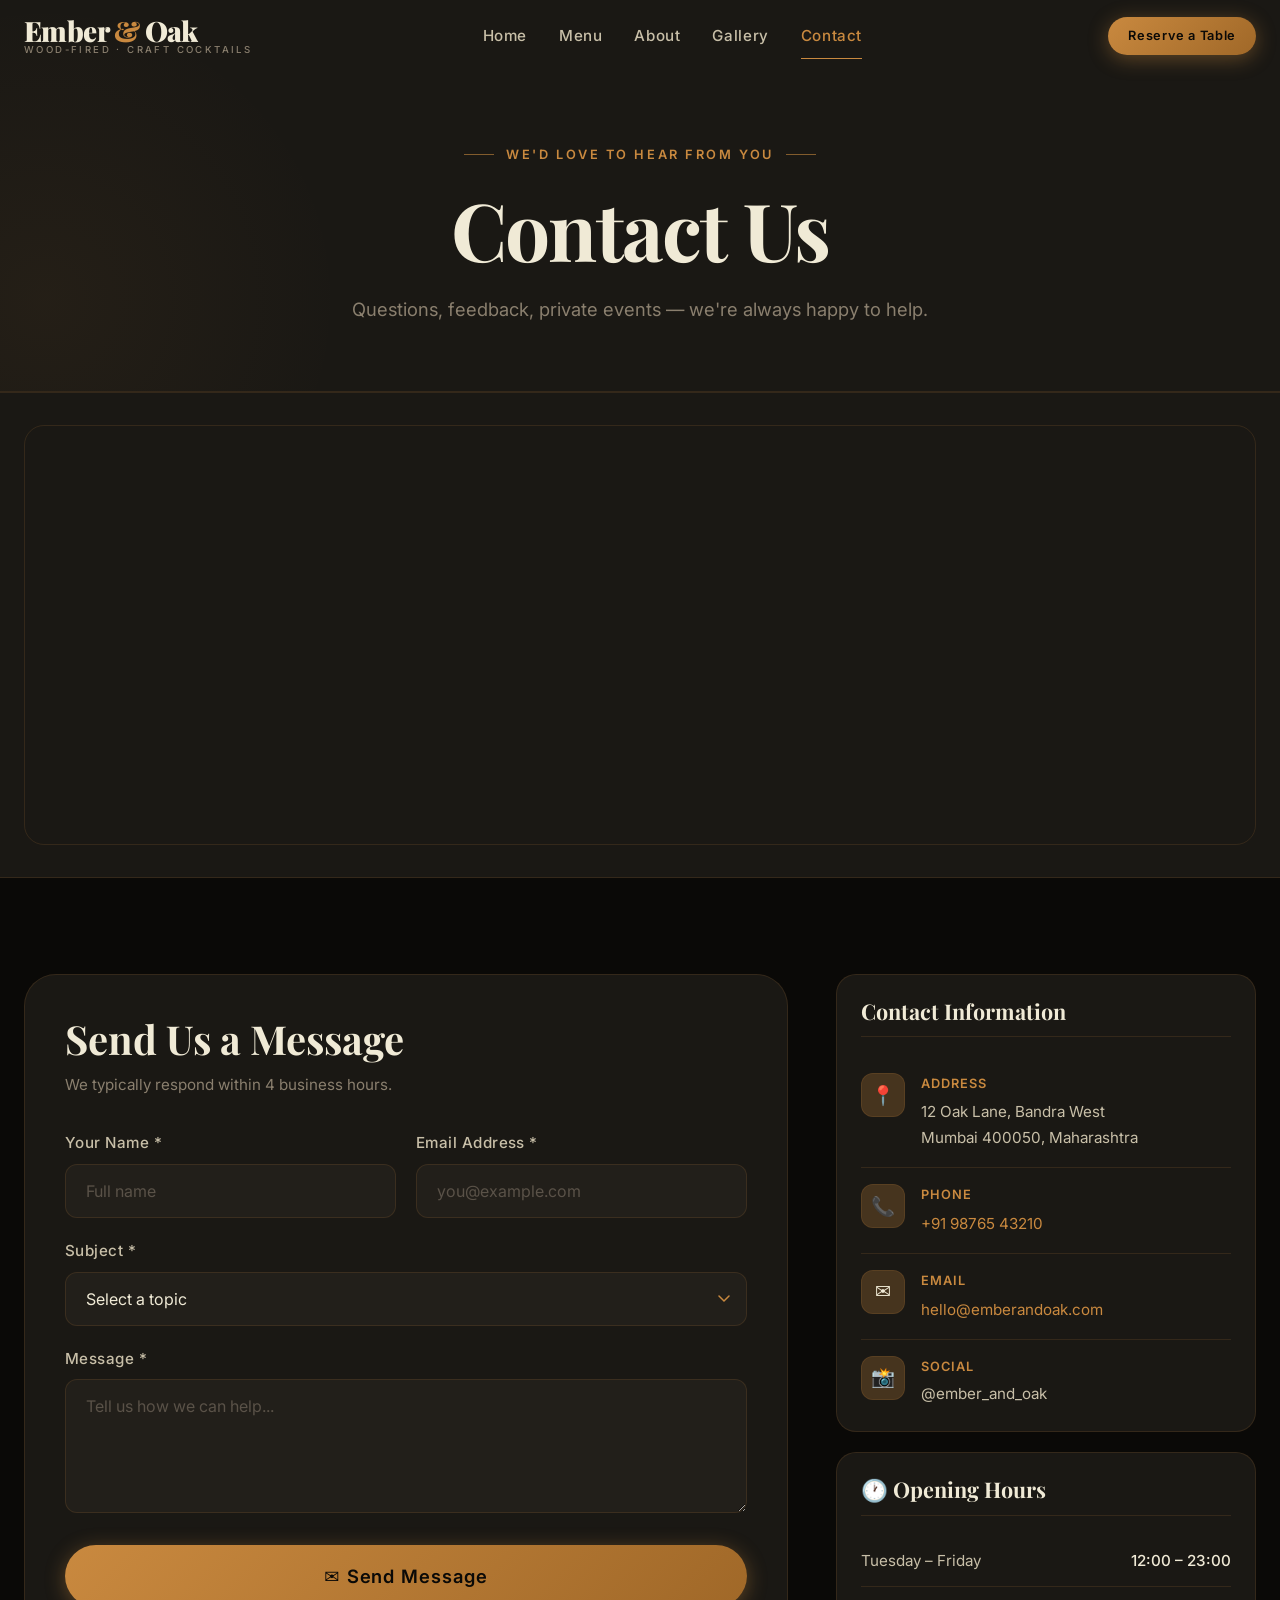
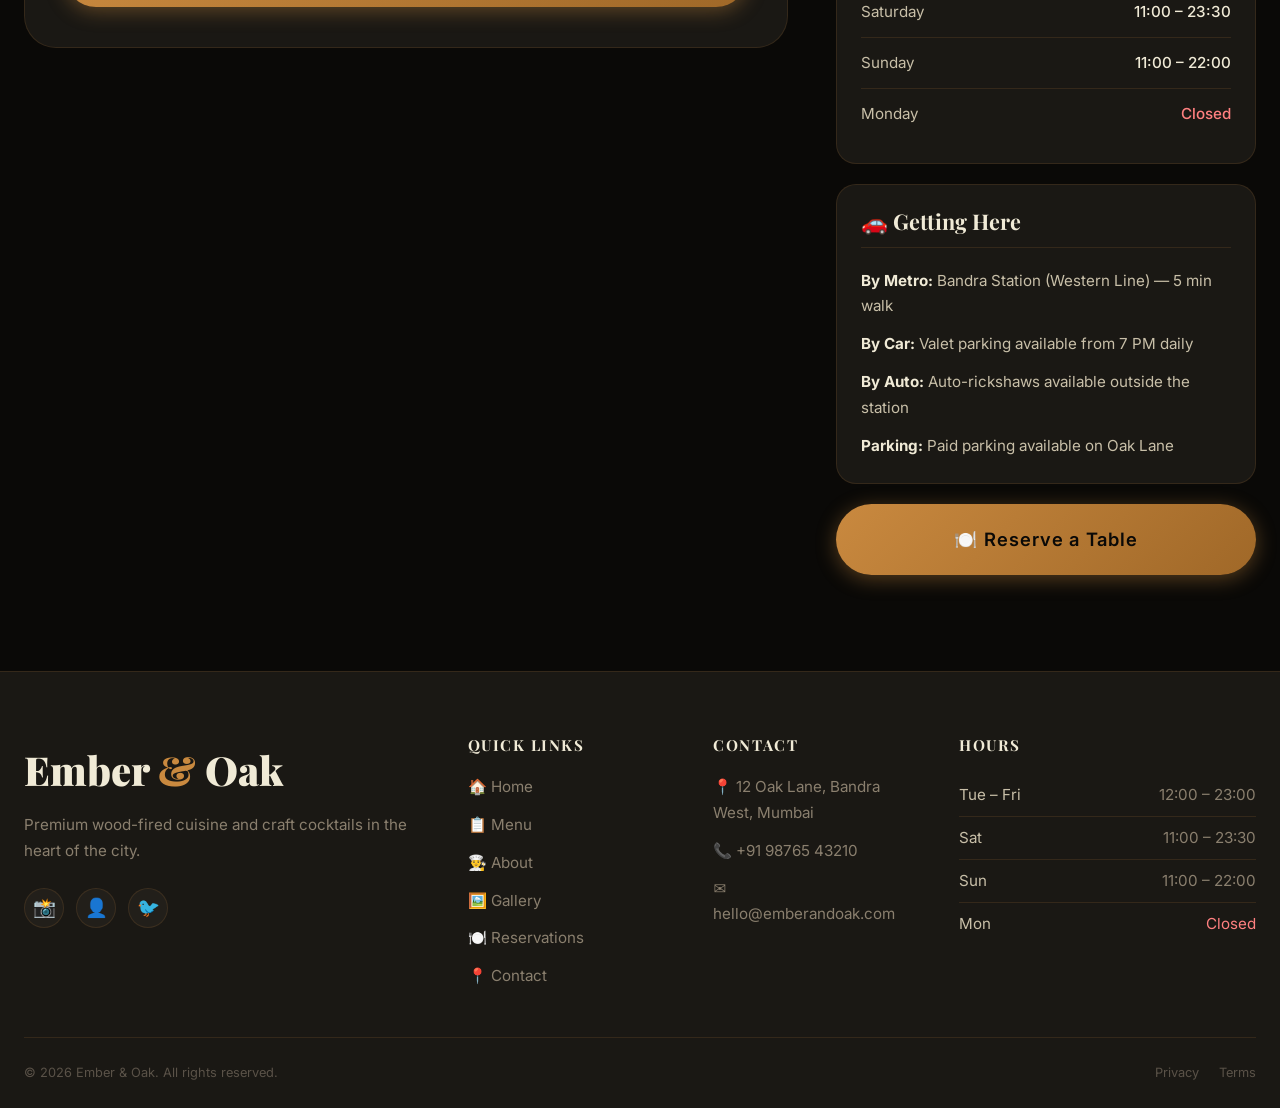
<file: contact.html>
<!DOCTYPE html>
<html lang="en">
<head>
  <meta charset="UTF-8" />
  <meta name="viewport" content="width=device-width, initial-scale=1.0" />
  <title>Contact Us — Ember & Oak</title>
  <meta name="description" content="Contact Ember & Oak restaurant — address, opening hours, phone, email, and Google Maps directions. Located in Bandra West, Mumbai." />
  <link rel="icon" type="image/svg+xml" href="data:image/svg+xml,<svg xmlns='http://www.w3.org/2000/svg' viewBox='0 0 100 100'><text y='.9em' font-size='90'>🔥</text></svg>" />
  <link rel="stylesheet" href="css/style.css" />
  <link rel="stylesheet" href="css/animations.css" />
  <link rel="stylesheet" href="css/responsive.css" />
  <style>
    .contact-layout {
      display: grid;
      grid-template-columns: 1fr 420px;
      gap: var(--space-12);
      align-items: start;
    }
    .contact-form-card {
      background: var(--clr-surface);
      border: 1px solid var(--clr-border);
      border-radius: var(--radius-xl);
      padding: var(--space-10);
    }
    .contact-info-card {
      background: var(--clr-surface);
      border: 1px solid var(--clr-border);
      border-radius: var(--radius-lg);
      padding: var(--space-6);
      margin-bottom: var(--space-5);
    }
    .contact-info-card h3 { font-size: var(--fs-lg); margin-bottom: var(--space-5); padding-bottom: var(--space-3); border-bottom: 1px solid var(--clr-border); }
    .contact-detail { display:flex; align-items:flex-start; gap: var(--space-4); padding: var(--space-4) 0; border-bottom: 1px solid var(--clr-border); }
    .contact-detail:last-child { border-bottom: none; padding-bottom: 0; }
    .contact-detail-icon { width:44px; height:44px; border-radius: var(--radius-md); background: var(--clr-primary-glow); border:1px solid var(--clr-border); display:flex; align-items:center; justify-content:center; font-size:1.2rem; flex-shrink:0; }
    .contact-detail-label { font-size: var(--fs-xs); font-weight:600; letter-spacing:0.08em; text-transform:uppercase; color: var(--clr-primary); margin-bottom: var(--space-1); }
    .contact-detail-value { font-size: var(--fs-sm); color: var(--clr-text-2); }
    .hours-table { width:100%; }
    .hours-row { display:flex; justify-content:space-between; padding: var(--space-3) 0; border-bottom:1px solid var(--clr-border); font-size: var(--fs-sm); }
    .hours-row:last-child { border-bottom: none; }
    .hours-day { color: var(--clr-text-2); }
    .hours-time { font-weight:500; }
    .form-success-msg { display:none; text-align:center; padding: var(--space-8); }
    .form-success-msg .success-icon { font-size:3rem; display:block; margin-bottom: var(--space-4); }
    @media(max-width:1024px){ .contact-layout{ grid-template-columns:1fr; } }
    @media(max-width:600px){ .contact-form-card{ padding: var(--space-6); } }
  </style>
</head>
<body>
<div id="page-loader" class="page-loader">
  <div style="text-align:center">
    <div class="loader-logo">Ember <span>&</span> Oak</div>
    <div class="loader-bar"><div class="loader-bar-fill"></div></div>
  </div>
</div>
<nav id="navbar" class="navbar scrolled" role="navigation">
  <div class="nav-inner">
    <a href="index.html" class="nav-logo"><span class="nav-logo-name">Ember <span>&</span> Oak</span><span class="nav-logo-tagline">Wood-Fired · Craft Cocktails</span></a>
    <div class="nav-links">
      <a href="index.html" class="nav-link">Home</a><a href="menu.html" class="nav-link">Menu</a>
      <a href="about.html" class="nav-link">About</a><a href="gallery.html" class="nav-link">Gallery</a>
      <a href="contact.html" class="nav-link active">Contact</a>
    </div>
    <a href="reservations.html" class="btn btn-primary btn-sm nav-cta">Reserve a Table</a>
    <button id="nav-hamburger" class="nav-hamburger" aria-label="Toggle menu"><span></span><span></span><span></span></button>
  </div>
</nav>
<div id="nav-drawer" class="nav-drawer">
  <a href="index.html" class="nav-link">Home</a><a href="menu.html" class="nav-link">Menu</a>
  <a href="about.html" class="nav-link">About</a><a href="gallery.html" class="nav-link">Gallery</a>
  <a href="contact.html" class="nav-link">Contact</a>
  <a href="reservations.html" class="btn btn-primary btn-lg" style="margin-top:1rem">Reserve a Table</a>
</div>

<div class="page-hero">
  <div class="container text-center reveal">
    <span class="section-label">We'd Love to Hear from You</span>
    <h1 class="section-title" style="font-size: var(--fs-4xl);">Contact Us</h1>
    <p class="section-subtitle" style="margin-inline:auto; margin-top: var(--space-4);">Questions, feedback, private events — we're always happy to help.</p>
  </div>
</div>

<!-- Map -->
<div style="background: var(--clr-surface); border-top:1px solid var(--clr-border); border-bottom:1px solid var(--clr-border); padding: var(--space-8) 0;" id="map-section">
  <div class="container">
    <div class="map-wrap reveal">
      <!-- Bandra West, Mumbai embedded map -->
      <iframe
        src="https://www.google.com/maps/embed?pb=!1m18!1m12!1m3!1d3771.565!2d72.8274!3d19.0596!2m3!1f0!2f0!3f0!3m2!1i1024!2i768!4f13.1!3m3!1m2!1s0x3be7c93f0e2b6b9f%3A0x0!2sBandra+West%2C+Mumbai!5e0!3m2!1sen!2sin!4v1718700000000!5m2!1sen!2sin"
        allowfullscreen="" loading="lazy" referrerpolicy="no-referrer-when-downgrade"
        title="Ember & Oak location map">
      </iframe>
    </div>
  </div>
</div>

<!-- Contact Section -->
<section class="section" id="contact-section">
  <div class="container">
    <div class="contact-layout">

      <!-- Contact Form -->
      <div class="contact-form-card reveal">
        <h2 style="font-family:var(--font-heading); font-size:var(--fs-2xl); margin-bottom:var(--space-2);">Send Us a Message</h2>
        <p style="font-size:var(--fs-sm); color:var(--clr-muted); margin-bottom:var(--space-8);">We typically respond within 4 business hours.</p>

        <form id="contact-form" novalidate action="https://formspree.io/f/YOUR_FORM_ID" method="POST">
          <div style="display:grid; grid-template-columns:1fr 1fr; gap:var(--space-5); margin-bottom:var(--space-5);">
            <div class="form-group">
              <label class="form-label" for="contact-name">Your Name *</label>
              <input class="form-control" type="text" id="contact-name" name="name" placeholder="Full name" required autocomplete="name" />
            </div>
            <div class="form-group">
              <label class="form-label" for="contact-email">Email Address *</label>
              <input class="form-control" type="email" id="contact-email" name="email" placeholder="you@example.com" required autocomplete="email" />
            </div>
          </div>
          <div class="form-group" style="margin-bottom:var(--space-5);">
            <label class="form-label" for="contact-subject">Subject *</label>
            <select class="form-control" id="contact-subject" name="subject" required>
              <option value="" disabled selected>Select a topic</option>
              <option>General Enquiry</option>
              <option>Private Event / Corporate Dining</option>
              <option>Press &amp; Media</option>
              <option>Feedback / Complaint</option>
              <option>Careers</option>
              <option>Other</option>
            </select>
          </div>
          <div class="form-group" style="margin-bottom:var(--space-8);">
            <label class="form-label" for="contact-message">Message *</label>
            <textarea class="form-control" id="contact-message" name="message" placeholder="Tell us how we can help..." rows="5" required></textarea>
          </div>
          <button type="submit" class="btn btn-primary btn-lg ripple" id="contact-submit-btn" style="width:100%; justify-content:center;">
            ✉️ Send Message
          </button>
        </form>

        <div class="form-success-msg" id="contact-success">
          <span class="success-icon">✅</span>
          <h3 style="font-family:var(--font-heading); margin-bottom:var(--space-3)">Message Received!</h3>
          <p style="color:var(--clr-muted); font-size:var(--fs-sm)">Thank you for reaching out. We'll get back to you within 4 hours.</p>
        </div>
      </div>

      <!-- Sidebar Info -->
      <div class="reveal-right">
        <div class="contact-info-card">
          <h3>Contact Information</h3>
          <div class="contact-detail">
            <div class="contact-detail-icon">📍</div>
            <div>
              <div class="contact-detail-label">Address</div>
              <div class="contact-detail-value">12 Oak Lane, Bandra West<br>Mumbai 400050, Maharashtra</div>
            </div>
          </div>
          <div class="contact-detail">
            <div class="contact-detail-icon">📞</div>
            <div>
              <div class="contact-detail-label">Phone</div>
              <a href="tel:+919876543210" class="contact-detail-value" style="color: var(--clr-primary);">+91 98765 43210</a>
            </div>
          </div>
          <div class="contact-detail">
            <div class="contact-detail-icon">✉️</div>
            <div>
              <div class="contact-detail-label">Email</div>
              <a href="mailto:hello@emberandoak.com" class="contact-detail-value" style="color: var(--clr-primary);">hello@emberandoak.com</a>
            </div>
          </div>
          <div class="contact-detail">
            <div class="contact-detail-icon">📸</div>
            <div>
              <div class="contact-detail-label">Social</div>
              <div class="contact-detail-value">@ember_and_oak</div>
            </div>
          </div>
        </div>

        <div class="contact-info-card">
          <h3>🕐 Opening Hours</h3>
          <div class="hours-table">
            <div class="hours-row"><span class="hours-day">Tuesday – Friday</span><span class="hours-time">12:00 – 23:00</span></div>
            <div class="hours-row"><span class="hours-day">Saturday</span><span class="hours-time">11:00 – 23:30</span></div>
            <div class="hours-row"><span class="hours-day">Sunday</span><span class="hours-time">11:00 – 22:00</span></div>
            <div class="hours-row"><span class="hours-day">Monday</span><span class="hours-time" style="color:#ff8080">Closed</span></div>
          </div>
        </div>

        <div class="contact-info-card">
          <h3>🚗 Getting Here</h3>
          <div style="font-size:var(--fs-sm); color:var(--clr-text-2); display:flex; flex-direction:column; gap:var(--space-3);">
            <div><strong style="color:var(--clr-text)">By Metro:</strong> Bandra Station (Western Line) — 5 min walk</div>
            <div><strong style="color:var(--clr-text)">By Car:</strong> Valet parking available from 7 PM daily</div>
            <div><strong style="color:var(--clr-text)">By Auto:</strong> Auto-rickshaws available outside the station</div>
            <div><strong style="color:var(--clr-text)">Parking:</strong> Paid parking available on Oak Lane</div>
          </div>
        </div>

        <a href="reservations.html" class="btn btn-primary btn-lg" style="width:100%; justify-content:center; display:flex;">
          🍽️ Reserve a Table
        </a>
      </div>
    </div>
  </div>
</section>

<footer class="footer" role="contentinfo">
  <div class="container">
    <div class="footer-grid">
      <div>
        <div class="footer-brand-name">Ember <span>&</span> Oak</div>
        <p class="footer-brand-desc">Premium wood-fired cuisine and craft cocktails in the heart of the city.</p>
        <div class="footer-social"><a href="#" class="social-btn">📸</a><a href="#" class="social-btn">👤</a><a href="#" class="social-btn">🐦</a></div>
      </div>
      <div>
        <h3 class="footer-heading">Quick Links</h3>
        <nav class="footer-links">
          <a href="index.html" class="footer-link">🏠 Home</a><a href="menu.html" class="footer-link">📋 Menu</a>
          <a href="about.html" class="footer-link">👨‍🍳 About</a><a href="gallery.html" class="footer-link">🖼️ Gallery</a>
          <a href="reservations.html" class="footer-link">🍽️ Reservations</a><a href="contact.html" class="footer-link">📍 Contact</a>
        </nav>
      </div>
      <div>
        <h3 class="footer-heading">Contact</h3>
        <div class="footer-links">
          <span class="footer-link">📍 12 Oak Lane, Bandra West, Mumbai</span>
          <a href="tel:+919876543210" class="footer-link">📞 +91 98765 43210</a>
          <a href="mailto:hello@emberandoak.com" class="footer-link">✉️ hello@emberandoak.com</a>
        </div>
      </div>
      <div>
        <h3 class="footer-heading">Hours</h3>
        <div class="footer-hours-item"><span class="day">Tue – Fri</span><span>12:00 – 23:00</span></div>
        <div class="footer-hours-item"><span class="day">Sat</span><span>11:00 – 23:30</span></div>
        <div class="footer-hours-item"><span class="day">Sun</span><span>11:00 – 22:00</span></div>
        <div class="footer-hours-item"><span class="day">Mon</span><span style="color:#ff8080">Closed</span></div>
      </div>
    </div>
    <div class="footer-bottom">
      <span>© 2026 Ember & Oak. All rights reserved.</span>
      <div class="footer-bottom-links"><a href="#" class="footer-bottom-link">Privacy</a><a href="#" class="footer-bottom-link">Terms</a></div>
    </div>
  </div>
</footer>
<a href="reservations.html" class="float-reserve btn btn-primary" id="float-reserve">🍽️ Reserve</a>
<button class="back-to-top" id="back-to-top" aria-label="Back to top">↑</button>
<script src="js/main.js"></script>
<script>
// Contact form submit
const cf = document.getElementById('contact-form');
const cs = document.getElementById('contact-success');
cf?.addEventListener('submit', async e => {
  e.preventDefault();
  const btn = cf.querySelector('[type="submit"]');
  btn.disabled = true; btn.textContent = 'Sending…';
  await new Promise(r => setTimeout(r, 1200));
  cf.style.display = 'none';
  if(cs){ cs.style.display='block'; cs.classList.add('success-pop'); }
});
</script>
</body>
</html>
</file>
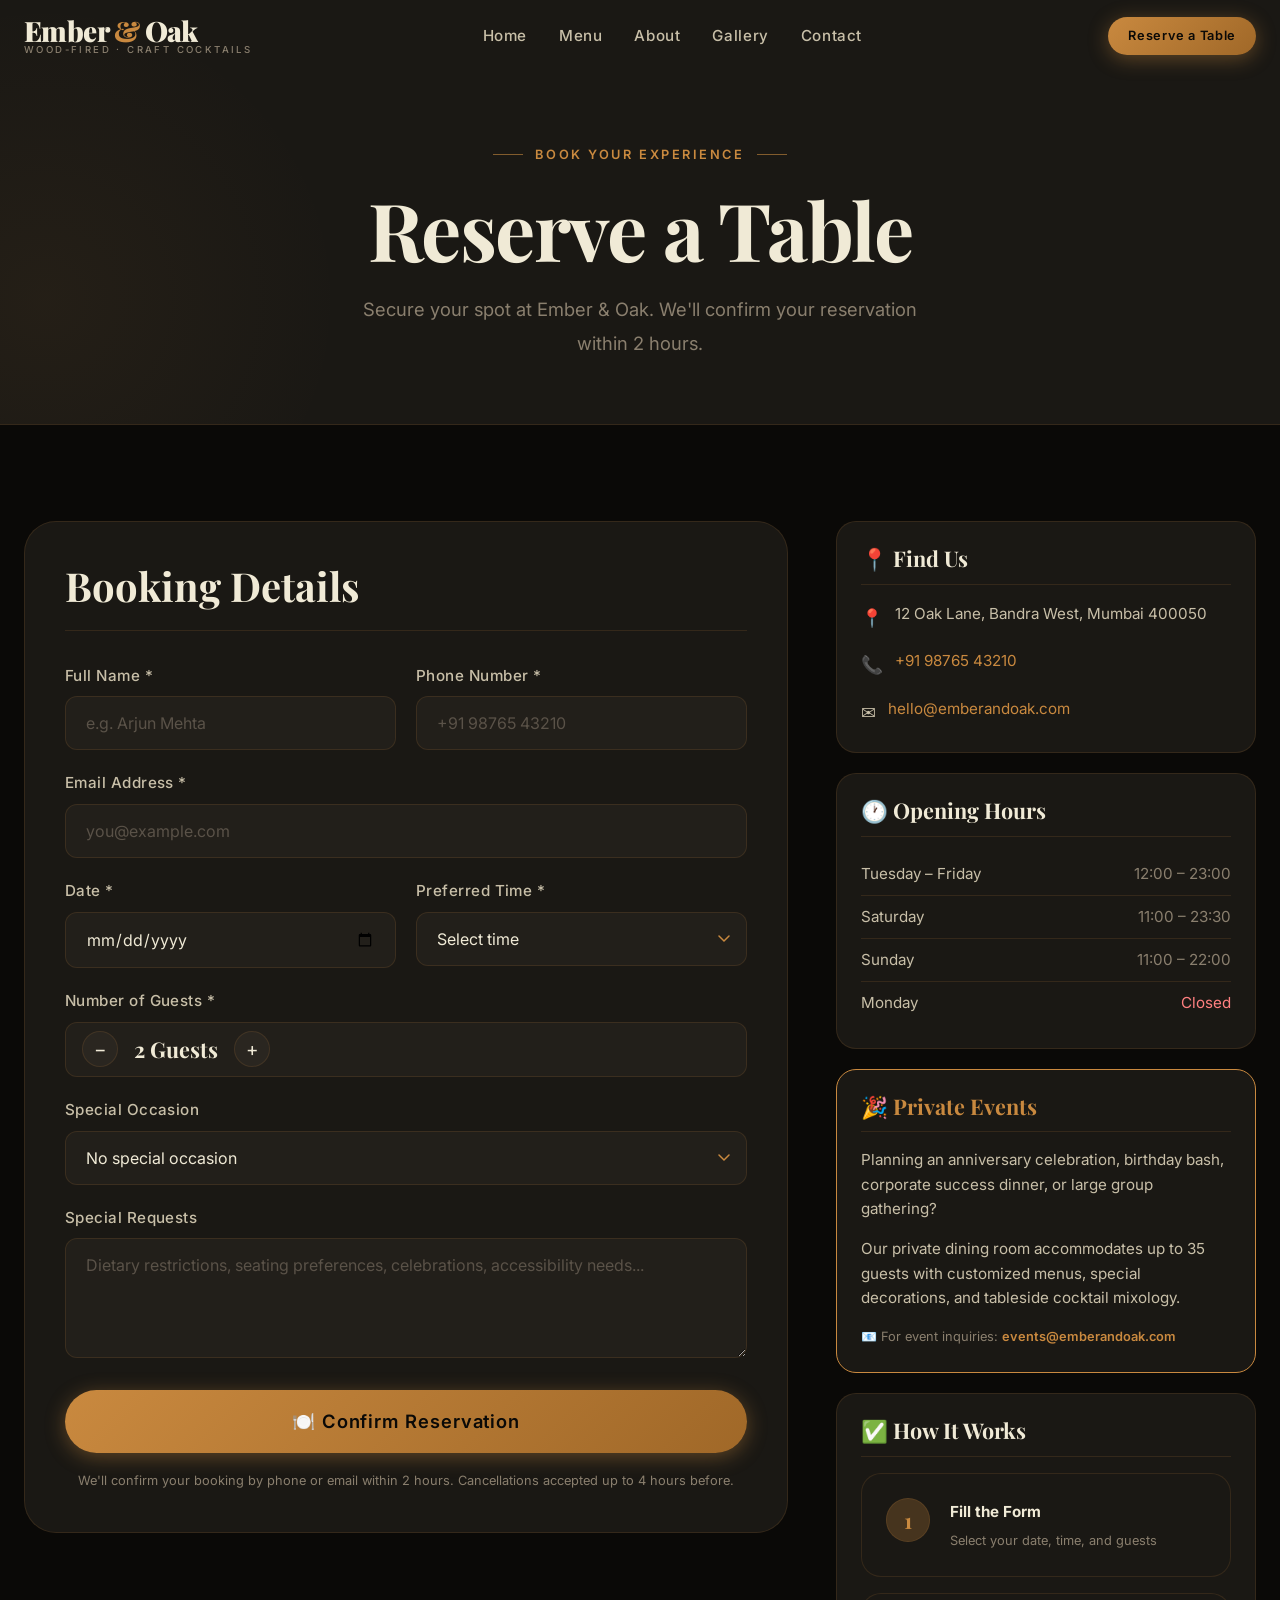
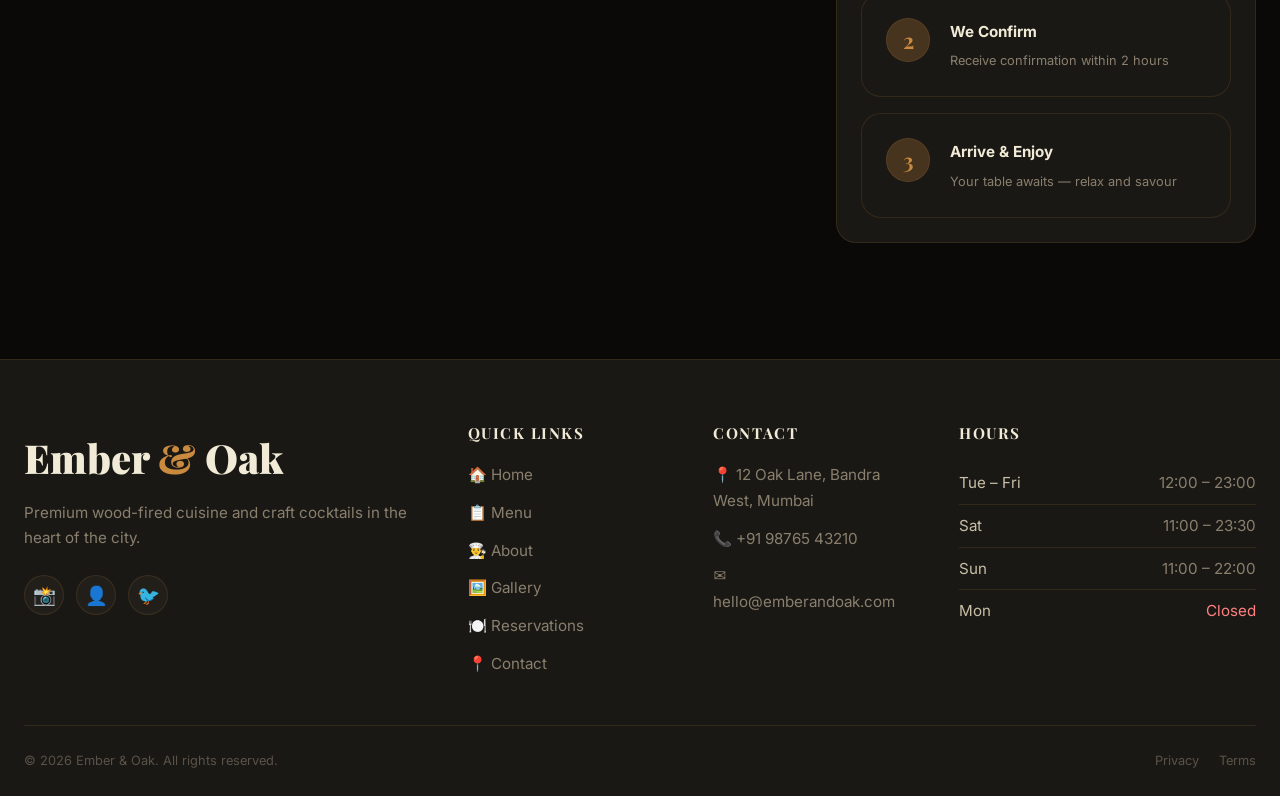
<file: reservations.html>
<!DOCTYPE html>
<html lang="en">
<head>
  <meta charset="UTF-8" />
  <meta name="viewport" content="width=device-width, initial-scale=1.0" />
  <title>Reserve a Table — Ember & Oak</title>
  <meta name="description" content="Reserve a table at Ember & Oak. Book online for lunch or dinner — private dining, groups, and special occasions welcome." />
  <link rel="icon" type="image/svg+xml" href="data:image/svg+xml,<svg xmlns='http://www.w3.org/2000/svg' viewBox='0 0 100 100'><text y='.9em' font-size='90'>🔥</text></svg>" />
  <link rel="stylesheet" href="css/style.css" />
  <link rel="stylesheet" href="css/animations.css" />
  <link rel="stylesheet" href="css/responsive.css" />
  <style>
    .reservation-layout {
      display: grid;
      grid-template-columns: 1fr 420px;
      gap: var(--space-12);
      align-items: start;
    }
    .reservation-form-card {
      background: var(--clr-surface);
      border: 1px solid var(--clr-border);
      border-radius: var(--radius-xl);
      padding: var(--space-10);
    }
    .reservation-form-grid {
      display: grid;
      grid-template-columns: 1fr 1fr;
      gap: var(--space-5);
    }
    .guest-stepper {
      display: flex;
      align-items: center;
      gap: var(--space-4);
      background: var(--clr-surface-2);
      border: 1px solid var(--clr-border);
      border-radius: var(--radius-md);
      padding: var(--space-2) var(--space-4);
    }
    .guest-btn {
      width: 36px; height: 36px;
      border-radius: 50%;
      background: var(--clr-surface-3);
      border: 1px solid var(--clr-border);
      color: var(--clr-text);
      font-size: 1.2rem;
      display: flex; align-items: center; justify-content: center;
      transition: all var(--transition);
      cursor: pointer;
    }
    .guest-btn:hover:not(:disabled) {
      background: var(--clr-primary);
      border-color: var(--clr-primary);
      color: var(--clr-bg);
    }
    .guest-btn:disabled { opacity: 0.35; cursor: not-allowed; }
    #guest-display { font-family: var(--font-heading); font-size: var(--fs-lg); font-weight: 700; min-width: 80px; text-align:center; }
    .sidebar-card {
      background: var(--clr-surface);
      border: 1px solid var(--clr-border);
      border-radius: var(--radius-lg);
      padding: var(--space-6);
      margin-bottom: var(--space-5);
    }
    .sidebar-card h3 {
      font-size: var(--fs-lg);
      margin-bottom: var(--space-4);
      padding-bottom: var(--space-3);
      border-bottom: 1px solid var(--clr-border);
    }
    .info-row {
      display: flex;
      gap: var(--space-3);
      align-items: flex-start;
      margin-bottom: var(--space-4);
      font-size: var(--fs-sm);
      color: var(--clr-text-2);
    }
    .info-row:last-child { margin-bottom: 0; }
    .info-icon { font-size: 1.1rem; flex-shrink: 0; margin-top: 2px; }
    .success-screen {
      display: none;
      text-align: center;
      padding: var(--space-12) var(--space-8);
    }
    .success-icon { font-size: 4rem; margin-bottom: var(--space-5); display: block; }
    @media(max-width:1024px){ .reservation-layout { grid-template-columns: 1fr; } }
    @media(max-width:600px){ .reservation-form-grid { grid-template-columns: 1fr; } .reservation-form-card { padding: var(--space-6); } }
  </style>
</head>
<body>
<div id="page-loader" class="page-loader">
  <div style="text-align:center">
    <div class="loader-logo">Ember <span>&</span> Oak</div>
    <div class="loader-bar"><div class="loader-bar-fill"></div></div>
  </div>
</div>
<nav id="navbar" class="navbar scrolled" role="navigation">
  <div class="nav-inner">
    <a href="index.html" class="nav-logo"><span class="nav-logo-name">Ember <span>&</span> Oak</span><span class="nav-logo-tagline">Wood-Fired · Craft Cocktails</span></a>
    <div class="nav-links">
      <a href="index.html" class="nav-link">Home</a><a href="menu.html" class="nav-link">Menu</a>
      <a href="about.html" class="nav-link">About</a><a href="gallery.html" class="nav-link">Gallery</a>
      <a href="contact.html" class="nav-link">Contact</a>
    </div>
    <a href="reservations.html" class="btn btn-primary btn-sm nav-cta active">Reserve a Table</a>
    <button id="nav-hamburger" class="nav-hamburger" aria-label="Toggle menu"><span></span><span></span><span></span></button>
  </div>
</nav>
<div id="nav-drawer" class="nav-drawer">
  <a href="index.html" class="nav-link">Home</a><a href="menu.html" class="nav-link">Menu</a>
  <a href="about.html" class="nav-link">About</a><a href="gallery.html" class="nav-link">Gallery</a>
  <a href="contact.html" class="nav-link">Contact</a>
  <a href="reservations.html" class="btn btn-primary btn-lg" style="margin-top:1rem">Reserve a Table</a>
</div>

<div class="page-hero">
  <div class="container text-center reveal">
    <span class="section-label">Book Your Experience</span>
    <h1 class="section-title" style="font-size: var(--fs-4xl);">Reserve a Table</h1>
    <p class="section-subtitle" style="margin-inline:auto; margin-top: var(--space-4);">Secure your spot at Ember & Oak. We'll confirm your reservation within 2 hours.</p>
  </div>
</div>

<section class="section" id="reservation-section">
  <div class="container">
    <div class="reservation-layout">

      <!-- Form Card -->
      <div class="reservation-form-card reveal">
        <!-- Form -->
        <form id="reservation-form" novalidate action="https://formspree.io/f/YOUR_FORM_ID" method="POST">
          <h2 style="font-family: var(--font-heading); font-size: var(--fs-2xl); margin-bottom: var(--space-8); padding-bottom: var(--space-5); border-bottom: 1px solid var(--clr-border);">Booking Details</h2>

          <!-- Name + Phone -->
          <div class="reservation-form-grid" style="margin-bottom: var(--space-5);">
            <div class="form-group">
              <label class="form-label" for="res-name">Full Name *</label>
              <input class="form-control" type="text" id="res-name" name="name" placeholder="e.g. Arjun Mehta" required autocomplete="name" />
            </div>
            <div class="form-group">
              <label class="form-label" for="res-phone">Phone Number *</label>
              <input class="form-control" type="tel" id="res-phone" name="phone" placeholder="+91 98765 43210" required autocomplete="tel" />
            </div>
          </div>

          <!-- Email -->
          <div class="form-group" style="margin-bottom: var(--space-5);">
            <label class="form-label" for="res-email">Email Address *</label>
            <input class="form-control" type="email" id="res-email" name="email" placeholder="you@example.com" required autocomplete="email" />
          </div>

          <!-- Date + Time -->
          <div class="reservation-form-grid" style="margin-bottom: var(--space-5);">
            <div class="form-group">
              <label class="form-label" for="res-date">Date *</label>
              <input class="form-control" type="date" id="res-date" name="date" required />
            </div>
            <div class="form-group">
              <label class="form-label" for="res-time">Preferred Time *</label>
              <select class="form-control" id="res-time" name="time" required>
                <option value="" disabled selected>Select time</option>
                <optgroup label="Lunch">
                  <option>12:00 PM</option><option>12:30 PM</option>
                  <option>01:00 PM</option><option>01:30 PM</option>
                  <option>02:00 PM</option><option>02:30 PM</option>
                </optgroup>
                <optgroup label="Dinner">
                  <option>07:00 PM</option><option>07:30 PM</option>
                  <option>08:00 PM</option><option>08:30 PM</option>
                  <option>09:00 PM</option><option>09:30 PM</option>
                  <option>10:00 PM</option>
                </optgroup>
              </select>
            </div>
          </div>

          <!-- Guests -->
          <div class="form-group" style="margin-bottom: var(--space-5);">
            <label class="form-label">Number of Guests *</label>
            <div class="guest-stepper">
              <button type="button" class="guest-btn" id="guest-minus" aria-label="Decrease guests">−</button>
              <span id="guest-display">2 Guests</span>
              <button type="button" class="guest-btn" id="guest-plus" aria-label="Increase guests">+</button>
            </div>
            <input type="hidden" id="res-guests" name="guests" value="2" />
          </div>

          <!-- Occasion -->
          <div class="form-group" style="margin-bottom: var(--space-5);">
            <label class="form-label" for="res-occasion">Special Occasion</label>
            <select class="form-control" id="res-occasion" name="occasion">
              <option value="" selected>No special occasion</option>
              <option>Birthday Celebration 🎂</option>
              <option>Anniversary 💍</option>
              <option>Business Dinner 💼</option>
              <option>Date Night 💛</option>
              <option>Family Gathering 👨‍👩‍👧</option>
              <option>Proposal 💍</option>
              <option>Other</option>
            </select>
          </div>

          <!-- Special Requests -->
          <div class="form-group" style="margin-bottom: var(--space-8);">
            <label class="form-label" for="res-requests">Special Requests</label>
            <textarea class="form-control" id="res-requests" name="requests" placeholder="Dietary restrictions, seating preferences, celebrations, accessibility needs..." rows="4"></textarea>
          </div>

          <button type="submit" class="btn btn-primary btn-lg ripple" id="reservation-submit-btn" style="width:100%; justify-content:center;">
            🍽️ Confirm Reservation
          </button>

          <p style="text-align:center; margin-top: var(--space-4); font-size: var(--fs-xs); color: var(--clr-muted);">
            We'll confirm your booking by phone or email within 2 hours. Cancellations accepted up to 4 hours before.
          </p>
        </form>

        <!-- Success State -->
        <div id="reservation-success" class="success-screen">
          <span class="success-icon">🎉</span>
          <h2 style="font-family: var(--font-heading); font-size: var(--fs-2xl); margin-bottom: var(--space-4);">Reservation Received!</h2>
          <p style="color: var(--clr-muted); margin-bottom: var(--space-8); font-size: var(--fs-md);">Thank you! We'll confirm your table within 2 hours via phone or email. We look forward to welcoming you.</p>
          <div style="display: flex; gap: var(--space-4); justify-content: center; flex-wrap: wrap;">
            <a href="menu.html" class="btn btn-outline">Browse the Menu</a>
            <a href="index.html" class="btn btn-ghost">Back to Home</a>
          </div>
        </div>
      </div>

      <!-- Sidebar -->
      <div class="reveal-right">
        <!-- Info -->
        <div class="sidebar-card">
          <h3>📍 Find Us</h3>
          <div class="info-row"><span class="info-icon">📍</span><span>12 Oak Lane, Bandra West, Mumbai 400050</span></div>
          <div class="info-row"><span class="info-icon">📞</span><a href="tel:+919876543210" style="color: var(--clr-primary);">+91 98765 43210</a></div>
          <div class="info-row"><span class="info-icon">✉️</span><a href="mailto:hello@emberandoak.com" style="color: var(--clr-primary);">hello@emberandoak.com</a></div>
        </div>

        <!-- Hours -->
        <div class="sidebar-card">
          <h3>🕐 Opening Hours</h3>
          <div class="footer-hours-item"><span class="day">Tuesday – Friday</span><span>12:00 – 23:00</span></div>
          <div class="footer-hours-item"><span class="day">Saturday</span><span>11:00 – 23:30</span></div>
          <div class="footer-hours-item"><span class="day">Sunday</span><span>11:00 – 22:00</span></div>
          <div class="footer-hours-item"><span class="day">Monday</span><span style="color:#ff8080">Closed</span></div>
        </div>

        <!-- Private Events Card -->
        <div class="sidebar-card" style="border-color: var(--clr-primary);">
          <h3 style="color: var(--clr-primary);">🎉 Private Events</h3>
          <p style="font-size: var(--fs-sm); color: var(--clr-text-2); line-height: 1.6; margin-bottom: var(--space-4);">
            Planning an anniversary celebration, birthday bash, corporate success dinner, or large group gathering?
          </p>
          <p style="font-size: var(--fs-sm); color: var(--clr-text-2); line-height: 1.6; margin-bottom: var(--space-4);">
            Our private dining room accommodates up to 35 guests with customized menus, special decorations, and tableside cocktail mixology.
          </p>
          <div style="font-size: var(--fs-xs); color: var(--clr-muted);">
            📧 For event inquiries: <a href="mailto:events@emberandoak.com" style="color: var(--clr-primary); font-weight: 600;">events@emberandoak.com</a>
          </div>
        </div>

        <!-- How it works -->
        <div class="sidebar-card">
          <h3>✅ How It Works</h3>
          <div style="display:flex; flex-direction:column; gap: var(--space-4);">
            <div class="reservation-step">
              <div class="step-num">1</div>
              <div><strong style="font-size:var(--fs-sm)">Fill the Form</strong><p style="font-size:var(--fs-xs); color:var(--clr-muted); margin-top:4px">Select your date, time, and guests</p></div>
            </div>
            <div class="reservation-step">
              <div class="step-num">2</div>
              <div><strong style="font-size:var(--fs-sm)">We Confirm</strong><p style="font-size:var(--fs-xs); color:var(--clr-muted); margin-top:4px">Receive confirmation within 2 hours</p></div>
            </div>
            <div class="reservation-step">
              <div class="step-num">3</div>
              <div><strong style="font-size:var(--fs-sm)">Arrive & Enjoy</strong><p style="font-size:var(--fs-xs); color:var(--clr-muted); margin-top:4px">Your table awaits — relax and savour</p></div>
            </div>
          </div>
        </div>


      </div>
    </div>
  </div>
</section>

<footer class="footer" role="contentinfo">
  <div class="container">
    <div class="footer-grid">
      <div>
        <div class="footer-brand-name">Ember <span>&</span> Oak</div>
        <p class="footer-brand-desc">Premium wood-fired cuisine and craft cocktails in the heart of the city.</p>
        <div class="footer-social"><a href="#" class="social-btn">📸</a><a href="#" class="social-btn">👤</a><a href="#" class="social-btn">🐦</a></div>
      </div>
      <div>
        <h3 class="footer-heading">Quick Links</h3>
        <nav class="footer-links">
          <a href="index.html" class="footer-link">🏠 Home</a><a href="menu.html" class="footer-link">📋 Menu</a>
          <a href="about.html" class="footer-link">👨‍🍳 About</a><a href="gallery.html" class="footer-link">🖼️ Gallery</a>
          <a href="reservations.html" class="footer-link">🍽️ Reservations</a><a href="contact.html" class="footer-link">📍 Contact</a>
        </nav>
      </div>
      <div>
        <h3 class="footer-heading">Contact</h3>
        <div class="footer-links">
          <span class="footer-link">📍 12 Oak Lane, Bandra West, Mumbai</span>
          <a href="tel:+919876543210" class="footer-link">📞 +91 98765 43210</a>
          <a href="mailto:hello@emberandoak.com" class="footer-link">✉️ hello@emberandoak.com</a>
        </div>
      </div>
      <div>
        <h3 class="footer-heading">Hours</h3>
        <div class="footer-hours-item"><span class="day">Tue – Fri</span><span>12:00 – 23:00</span></div>
        <div class="footer-hours-item"><span class="day">Sat</span><span>11:00 – 23:30</span></div>
        <div class="footer-hours-item"><span class="day">Sun</span><span>11:00 – 22:00</span></div>
        <div class="footer-hours-item"><span class="day">Mon</span><span style="color:#ff8080">Closed</span></div>
      </div>
    </div>
    <div class="footer-bottom">
      <span>© 2026 Ember & Oak. All rights reserved.</span>
      <div class="footer-bottom-links"><a href="#" class="footer-bottom-link">Privacy</a><a href="#" class="footer-bottom-link">Terms</a></div>
    </div>
  </div>
</footer>
<button class="back-to-top" id="back-to-top" aria-label="Back to top">↑</button>
<script src="js/main.js"></script>
<script src="js/reservation.js"></script>
</body>
</html>
</file>
<file: css/style.css>
/* =========================================================
   Ember & Oak — Global Design System
   style.css
   ========================================================= */

/* ─── Google Fonts ──────────────────────────────────────── */
@import url('https://fonts.googleapis.com/css2?family=Playfair+Display:ital,wght@0,400;0,600;0,700;0,900;1,400;1,600&family=Inter:wght@300;400;500;600&family=Dancing+Script:wght@600;700&display=swap');

/* ─── CSS Custom Properties ─────────────────────────────── */
:root {
  /* Colors */
  --clr-bg:             #0a0907;
  --clr-bg-2:           #111009;
  --clr-surface:        #1a1814;
  --clr-surface-2:      #221f1a;
  --clr-surface-3:      #2a2620;
  --clr-border:         rgba(201,137,63,0.15);
  --clr-border-strong:  rgba(201,137,63,0.35);

  --clr-primary:        #c9893f;
  --clr-primary-light:  #e8a85c;
  --clr-primary-dark:   #a06828;
  --clr-primary-glow:   rgba(201,137,63,0.25);

  --clr-text:           #f0ead6;
  --clr-text-2:         #c8bfa8;
  --clr-muted:          #8a7f6e;
  --clr-muted-2:        #5a5248;

  --clr-white:          #ffffff;
  --clr-overlay:        rgba(10,9,7,0.72);

  /* Typography */
  --font-heading:       'Playfair Display', Georgia, serif;
  --font-body:          'Inter', system-ui, sans-serif;
  --font-accent:        'Dancing Script', cursive;

  /* Font Sizes (fluid clamp) */
  --fs-xs:    clamp(0.7rem,  1.5vw, 0.8rem);
  --fs-sm:    clamp(0.85rem, 1.8vw, 0.95rem);
  --fs-base:  clamp(0.95rem, 2vw,   1rem);
  --fs-md:    clamp(1rem,    2.2vw, 1.15rem);
  --fs-lg:    clamp(1.15rem, 2.5vw, 1.35rem);
  --fs-xl:    clamp(1.4rem,  3vw,   1.75rem);
  --fs-2xl:   clamp(1.8rem,  4vw,   2.5rem);
  --fs-3xl:   clamp(2.2rem,  5vw,   3.5rem);
  --fs-4xl:   clamp(2.8rem,  6.5vw, 5rem);
  --fs-accent:clamp(1.4rem,  3.5vw, 2rem);

  /* Spacing */
  --space-1:  0.25rem;
  --space-2:  0.5rem;
  --space-3:  0.75rem;
  --space-4:  1rem;
  --space-5:  1.25rem;
  --space-6:  1.5rem;
  --space-8:  2rem;
  --space-10: 2.5rem;
  --space-12: 3rem;
  --space-16: 4rem;
  --space-20: 5rem;
  --space-24: 6rem;
  --space-32: 8rem;

  /* Layout */
  --container-max:  1280px;
  --container-wide: 1440px;
  --radius-sm:   6px;
  --radius-md:   12px;
  --radius-lg:   20px;
  --radius-xl:   32px;
  --radius-full: 9999px;

  /* Shadows */
  --shadow-sm:  0 2px 8px rgba(0,0,0,0.4);
  --shadow-md:  0 4px 20px rgba(0,0,0,0.5);
  --shadow-lg:  0 8px 40px rgba(0,0,0,0.6);
  --shadow-xl:  0 16px 60px rgba(0,0,0,0.7);
  --shadow-glow:0 0 30px rgba(201,137,63,0.3);
  --shadow-glow-strong: 0 0 60px rgba(201,137,63,0.5);

  /* Transitions */
  --ease:         cubic-bezier(0.4, 0, 0.2, 1);
  --ease-bounce:  cubic-bezier(0.34, 1.56, 0.64, 1);
  --ease-in:      cubic-bezier(0.4, 0, 1, 1);
  --ease-out:     cubic-bezier(0, 0, 0.2, 1);
  --transition:   0.3s var(--ease);
  --transition-slow: 0.6s var(--ease);

  /* Glassmorphism */
  --glass-bg:     rgba(26, 24, 20, 0.7);
  --glass-border: rgba(201, 137, 63, 0.2);
  --glass-blur:   blur(16px);

  /* Navbar */
  --nav-height:  72px;
}

/* ─── CSS Reset ──────────────────────────────────────────── */
*, *::before, *::after {
  box-sizing: border-box;
  margin: 0;
  padding: 0;
}

html {
  scroll-behavior: smooth;
  -webkit-text-size-adjust: 100%;
  font-size: 16px;
}

body {
  background-color: var(--clr-bg);
  color: var(--clr-text);
  font-family: var(--font-body);
  font-size: var(--fs-base);
  font-weight: 400;
  line-height: 1.7;
  overflow-x: hidden;
  -webkit-font-smoothing: antialiased;
  -moz-osx-font-smoothing: grayscale;
}

img, video {
  max-width: 100%;
  height: auto;
  display: block;
}

a {
  color: inherit;
  text-decoration: none;
}

ul, ol { list-style: none; }

button {
  cursor: pointer;
  border: none;
  background: none;
  font-family: inherit;
}

input, textarea, select {
  font-family: inherit;
  font-size: inherit;
}

/* ─── Scrollbar ──────────────────────────────────────────── */
::-webkit-scrollbar { width: 6px; }
::-webkit-scrollbar-track { background: var(--clr-bg); }
::-webkit-scrollbar-thumb {
  background: var(--clr-primary-dark);
  border-radius: var(--radius-full);
}
::-webkit-scrollbar-thumb:hover { background: var(--clr-primary); }

/* ─── Selection ──────────────────────────────────────────── */
::selection {
  background: var(--clr-primary);
  color: var(--clr-bg);
}

/* ─── Container ──────────────────────────────────────────── */
.container {
  width: 100%;
  max-width: var(--container-max);
  margin-inline: auto;
  padding-inline: var(--space-6);
}
.container--wide {
  max-width: var(--container-wide);
}

/* ─── Typography ─────────────────────────────────────────── */
h1, h2, h3, h4, h5, h6 {
  font-family: var(--font-heading);
  line-height: 1.2;
  color: var(--clr-text);
  font-weight: 700;
}

h1 { font-size: var(--fs-4xl); }
h2 { font-size: var(--fs-3xl); }
h3 { font-size: var(--fs-2xl); }
h4 { font-size: var(--fs-xl); }
h5 { font-size: var(--fs-lg); }
h6 { font-size: var(--fs-md); }

p { color: var(--clr-text-2); line-height: 1.8; }

.accent-text {
  font-family: var(--font-accent);
  color: var(--clr-primary);
  font-size: var(--fs-accent);
}

.section-label {
  display: inline-flex;
  align-items: center;
  gap: var(--space-3);
  font-size: var(--fs-xs);
  font-weight: 600;
  letter-spacing: 0.2em;
  text-transform: uppercase;
  color: var(--clr-primary);
  margin-bottom: var(--space-4);
}

.section-label::before,
.section-label::after {
  content: '';
  width: 30px;
  height: 1px;
  background: var(--clr-primary);
  opacity: 0.6;
}

.section-title {
  font-size: var(--fs-3xl);
  font-weight: 700;
  margin-bottom: var(--space-4);
  letter-spacing: -0.02em;
}

.section-subtitle {
  font-size: var(--fs-md);
  color: var(--clr-muted);
  max-width: 600px;
}

.text-center { text-align: center; }
.text-center .section-subtitle { margin-inline: auto; }

/* ─── Divider ────────────────────────────────────────────── */
.divider {
  width: 60px;
  height: 2px;
  background: linear-gradient(90deg, transparent, var(--clr-primary), transparent);
  margin: var(--space-6) auto;
}

/* ─── Buttons ────────────────────────────────────────────── */
.btn {
  display: inline-flex;
  align-items: center;
  gap: var(--space-2);
  padding: var(--space-4) var(--space-8);
  font-size: var(--fs-sm);
  font-weight: 600;
  font-family: var(--font-body);
  letter-spacing: 0.05em;
  border-radius: var(--radius-full);
  transition: all var(--transition);
  position: relative;
  overflow: hidden;
  white-space: nowrap;
}

.btn::before {
  content: '';
  position: absolute;
  inset: 0;
  background: rgba(255,255,255,0.1);
  opacity: 0;
  transition: opacity var(--transition);
}

.btn:hover::before { opacity: 1; }

.btn-primary {
  background: linear-gradient(135deg, var(--clr-primary), var(--clr-primary-dark));
  color: var(--clr-bg);
  box-shadow: 0 4px 20px rgba(201,137,63,0.4);
}

.btn-primary:hover {
  transform: translateY(-2px);
  box-shadow: 0 8px 30px rgba(201,137,63,0.55);
}

.btn-primary:active { transform: translateY(0); }

.btn-outline {
  background: transparent;
  color: var(--clr-primary);
  border: 1px solid var(--clr-primary);
}

.btn-outline:hover {
  background: var(--clr-primary);
  color: var(--clr-bg);
  transform: translateY(-2px);
  box-shadow: var(--shadow-glow);
}

.btn-ghost {
  background: transparent;
  color: var(--clr-text);
  border: 1px solid var(--clr-border);
}

.btn-ghost:hover {
  border-color: var(--clr-primary);
  color: var(--clr-primary);
}

.btn-lg {
  padding: var(--space-5) var(--space-10);
  font-size: var(--fs-md);
}

.btn-sm {
  padding: var(--space-2) var(--space-5);
  font-size: var(--fs-xs);
}

/* ─── Badge ──────────────────────────────────────────────── */
.badge {
  display: inline-flex;
  align-items: center;
  padding: var(--space-1) var(--space-3);
  border-radius: var(--radius-full);
  font-size: 0.65rem;
  font-weight: 700;
  letter-spacing: 0.08em;
  text-transform: uppercase;
}

.badge-veg    { background: rgba(74,163,83,0.2); color: #6be07a; border: 1px solid rgba(74,163,83,0.4); }
.badge-gf     { background: rgba(201,137,63,0.2); color: var(--clr-primary-light); border: 1px solid rgba(201,137,63,0.4); }
.badge-spicy  { background: rgba(220,70,70,0.2); color: #ff8080; border: 1px solid rgba(220,70,70,0.4); }
.badge-new    { background: rgba(100,160,220,0.2); color: #80c0ff; border: 1px solid rgba(100,160,220,0.4); }
.badge-chef   { background: rgba(160,104,40,0.3); color: var(--clr-primary-light); border: 1px solid rgba(201,137,63,0.5); }

/* ─── Glass Card ─────────────────────────────────────────── */
.glass-card {
  background: var(--glass-bg);
  border: 1px solid var(--glass-border);
  backdrop-filter: var(--glass-blur);
  -webkit-backdrop-filter: var(--glass-blur);
  border-radius: var(--radius-lg);
}

/* ─── Section Spacing ────────────────────────────────────── */
.section {
  padding-block: var(--space-24);
}

.section--sm { padding-block: var(--space-16); }
.section--lg { padding-block: var(--space-32); }

/* ─── Star Rating ────────────────────────────────────────── */
.stars {
  display: flex;
  gap: 2px;
  color: var(--clr-primary);
  font-size: var(--fs-sm);
}

/* ─── Form Elements ──────────────────────────────────────── */
.form-group {
  display: flex;
  flex-direction: column;
  gap: var(--space-2);
}

.form-label {
  font-size: var(--fs-sm);
  font-weight: 500;
  color: var(--clr-text-2);
  letter-spacing: 0.03em;
}

.form-control {
  width: 100%;
  padding: var(--space-4) var(--space-5);
  background: var(--clr-surface-2);
  border: 1px solid var(--clr-border);
  border-radius: var(--radius-md);
  color: var(--clr-text);
  font-size: var(--fs-base);
  transition: all var(--transition);
  outline: none;
}

.form-control:focus {
  border-color: var(--clr-primary);
  background: var(--clr-surface-3);
  box-shadow: 0 0 0 3px var(--clr-primary-glow);
}

.form-control::placeholder { color: var(--clr-muted-2); }

textarea.form-control {
  resize: vertical;
  min-height: 120px;
}

select.form-control {
  cursor: pointer;
  appearance: none;
  background-image: url("data:image/svg+xml,%3Csvg xmlns='http://www.w3.org/2000/svg' width='12' height='8' viewBox='0 0 12 8'%3E%3Cpath d='M1 1l5 5 5-5' stroke='%23c9893f' stroke-width='1.5' fill='none' stroke-linecap='round'/%3E%3C/svg%3E");
  background-repeat: no-repeat;
  background-position: right 1rem center;
  padding-right: var(--space-10);
}

/* ─── Navbar ─────────────────────────────────────────────── */
.navbar {
  position: fixed;
  top: 0;
  left: 0;
  right: 0;
  z-index: 1000;
  height: var(--nav-height);
  display: flex;
  align-items: center;
  transition: all var(--transition-slow);
}

.navbar.scrolled {
  background: rgba(10, 9, 7, 0.92);
  backdrop-filter: blur(20px);
  -webkit-backdrop-filter: blur(20px);
  border-bottom: 1px solid var(--clr-border);
  box-shadow: 0 4px 30px rgba(0,0,0,0.5);
}

.nav-inner {
  display: flex;
  align-items: center;
  justify-content: space-between;
  width: 100%;
  max-width: var(--container-max);
  margin-inline: auto;
  padding-inline: var(--space-6);
}

.nav-logo {
  display: flex;
  flex-direction: column;
  line-height: 1;
}

.nav-logo-name {
  font-family: var(--font-heading);
  font-size: var(--fs-xl);
  font-weight: 900;
  color: var(--clr-text);
  letter-spacing: -0.02em;
}

.nav-logo-name span { color: var(--clr-primary); }

.nav-logo-tagline {
  font-size: 0.6rem;
  letter-spacing: 0.25em;
  text-transform: uppercase;
  color: var(--clr-muted);
  font-weight: 500;
}

.nav-links {
  display: flex;
  align-items: center;
  gap: var(--space-8);
}

.nav-link {
  font-size: var(--fs-sm);
  font-weight: 500;
  color: var(--clr-text-2);
  letter-spacing: 0.04em;
  position: relative;
  transition: color var(--transition);
  padding-block: var(--space-2);
}

.nav-link::after {
  content: '';
  position: absolute;
  bottom: -2px;
  left: 0;
  width: 0;
  height: 1px;
  background: var(--clr-primary);
  transition: width var(--transition);
}

.nav-link:hover,
.nav-link.active {
  color: var(--clr-primary);
}

.nav-link:hover::after,
.nav-link.active::after {
  width: 100%;
}

.nav-cta { margin-left: var(--space-4); }

.nav-hamburger {
  display: none;
  flex-direction: column;
  gap: 5px;
  padding: var(--space-2);
  cursor: pointer;
}

.nav-hamburger span {
  display: block;
  width: 24px;
  height: 2px;
  background: var(--clr-text);
  border-radius: var(--radius-full);
  transition: all var(--transition);
}

.nav-hamburger.open span:nth-child(1) { transform: rotate(45deg) translate(5px, 5px); }
.nav-hamburger.open span:nth-child(2) { opacity: 0; transform: scaleX(0); }
.nav-hamburger.open span:nth-child(3) { transform: rotate(-45deg) translate(5px, -5px); }

/* ─── Mobile Nav Drawer ──────────────────────────────────── */
.nav-drawer {
  display: none;
  position: fixed;
  top: var(--nav-height);
  left: 0;
  right: 0;
  bottom: 0;
  background: rgba(10,9,7,0.97);
  backdrop-filter: blur(20px);
  z-index: 999;
  flex-direction: column;
  align-items: center;
  justify-content: center;
  gap: var(--space-8);
  transform: translateY(-100%);
  transition: transform var(--transition-slow);
}

.nav-drawer.open {
  display: flex;
  transform: translateY(0);
}

.nav-drawer .nav-link {
  font-size: var(--fs-2xl);
  font-family: var(--font-heading);
}

/* ─── Hero ───────────────────────────────────────────────── */
.hero {
  position: relative;
  min-height: 100vh;
  display: flex;
  align-items: center;
  overflow: hidden;
}

.hero-bg {
  position: absolute;
  inset: 0;
  background-size: cover;
  background-position: center;
  background-attachment: fixed;
  filter: brightness(0.45);
  transform: scale(1.05);
  transition: transform 8s ease-out;
}

.hero-bg.loaded { transform: scale(1); }

.hero-overlay {
  position: absolute;
  inset: 0;
  background: linear-gradient(
    135deg,
    rgba(10,9,7,0.85) 0%,
    rgba(10,9,7,0.5) 50%,
    rgba(201,137,63,0.1) 100%
  );
}

.hero-content {
  position: relative;
  z-index: 2;
  max-width: 800px;
}

.hero-label {
  display: inline-flex;
  align-items: center;
  gap: var(--space-3);
  font-size: var(--fs-xs);
  font-weight: 600;
  letter-spacing: 0.3em;
  text-transform: uppercase;
  color: var(--clr-primary);
  margin-bottom: var(--space-5);
}

.hero-label-line {
  width: 40px;
  height: 1px;
  background: var(--clr-primary);
}

.hero-title {
  font-size: var(--fs-4xl);
  font-weight: 900;
  line-height: 1.05;
  letter-spacing: -0.03em;
  margin-bottom: var(--space-4);
}

.hero-title em {
  font-style: italic;
  color: var(--clr-primary-light);
}

.hero-subtitle {
  font-size: var(--fs-lg);
  color: var(--clr-text-2);
  margin-bottom: var(--space-10);
  max-width: 520px;
  line-height: 1.7;
}

.hero-cta {
  display: flex;
  gap: var(--space-4);
  flex-wrap: wrap;
}

.hero-scroll {
  position: absolute;
  bottom: var(--space-8);
  left: 50%;
  transform: translateX(-50%);
  z-index: 2;
  display: flex;
  flex-direction: column;
  align-items: center;
  gap: var(--space-2);
  color: var(--clr-muted);
  font-size: var(--fs-xs);
  letter-spacing: 0.15em;
  text-transform: uppercase;
}

.scroll-indicator {
  width: 28px;
  height: 48px;
  border: 1px solid var(--clr-border-strong);
  border-radius: var(--radius-full);
  position: relative;
  display: flex;
  justify-content: center;
  padding-top: 8px;
}

.scroll-indicator::before {
  content: '';
  width: 4px;
  height: 4px;
  border-radius: 50%;
  background: var(--clr-primary);
  animation: scrollBounce 2s ease-in-out infinite;
}

/* ─── Features Bar ───────────────────────────────────────── */
.features-bar {
  background: var(--clr-surface);
  border-top: 1px solid var(--clr-border);
  border-bottom: 1px solid var(--clr-border);
  padding-block: var(--space-8);
}

.features-grid {
  display: grid;
  grid-template-columns: repeat(3, 1fr);
  gap: var(--space-8);
  align-items: center;
}

.feature-item {
  display: flex;
  align-items: center;
  gap: var(--space-4);
  padding: var(--space-4);
  border-radius: var(--radius-md);
  transition: background var(--transition);
}

.feature-item:hover {
  background: var(--clr-surface-2);
}

.feature-icon {
  width: 52px;
  height: 52px;
  border-radius: var(--radius-md);
  background: linear-gradient(135deg, var(--clr-primary-glow), rgba(201,137,63,0.1));
  border: 1px solid var(--clr-border);
  display: flex;
  align-items: center;
  justify-content: center;
  font-size: 1.5rem;
  flex-shrink: 0;
}

.feature-text h4 {
  font-size: var(--fs-md);
  margin-bottom: 2px;
}

.feature-text p {
  font-size: var(--fs-xs);
  color: var(--clr-muted);
}

.feature-divider {
  width: 1px;
  height: 60px;
  background: var(--clr-border);
  margin: 0 auto;
}

/* ─── Menu Card ──────────────────────────────────────────── */
.menu-card {
  background: var(--clr-surface);
  border: 1px solid var(--clr-border);
  border-radius: var(--radius-lg);
  overflow: hidden;
  transition: all var(--transition);
  position: relative;
}

.menu-card:hover {
  border-color: var(--clr-primary);
  transform: translateY(-4px);
  box-shadow: var(--shadow-lg), var(--shadow-glow);
}

.menu-card-img {
  width: 100%;
  aspect-ratio: 4/3;
  object-fit: cover;
  transition: transform 0.6s var(--ease);
}

.menu-card:hover .menu-card-img {
  transform: scale(1.05);
}

.menu-card-img-wrap {
  overflow: hidden;
  position: relative;
}

.menu-card-badge {
  position: absolute;
  top: var(--space-3);
  left: var(--space-3);
  z-index: 2;
}

.menu-card-body {
  padding: var(--space-5);
}

.menu-card-header {
  display: flex;
  justify-content: space-between;
  align-items: flex-start;
  gap: var(--space-3);
  margin-bottom: var(--space-2);
}

.menu-card-name {
  font-family: var(--font-heading);
  font-size: var(--fs-lg);
  font-weight: 600;
  color: var(--clr-text);
  line-height: 1.3;
}

.menu-card-price {
  font-family: var(--font-heading);
  font-size: var(--fs-xl);
  font-weight: 700;
  color: var(--clr-primary);
  white-space: nowrap;
}

.menu-card-desc {
  font-size: var(--fs-sm);
  color: var(--clr-muted);
  line-height: 1.6;
  margin-bottom: var(--space-4);
}

.menu-card-tags {
  display: flex;
  gap: var(--space-2);
  flex-wrap: wrap;
}

/* ─── Testimonial Card ───────────────────────────────────── */
.testimonial-card {
  background: var(--clr-surface);
  border: 1px solid var(--clr-border);
  border-radius: var(--radius-lg);
  padding: var(--space-8);
  position: relative;
}

.testimonial-card::before {
  content: '\201C';
  font-family: var(--font-heading);
  font-size: 5rem;
  line-height: 1;
  color: var(--clr-primary);
  opacity: 0.2;
  position: absolute;
  top: var(--space-4);
  left: var(--space-6);
}

.testimonial-text {
  font-size: var(--fs-md);
  color: var(--clr-text-2);
  line-height: 1.8;
  font-style: italic;
  margin-bottom: var(--space-6);
  position: relative;
}

.testimonial-author {
  display: flex;
  align-items: center;
  gap: var(--space-4);
}

.testimonial-avatar {
  width: 48px;
  height: 48px;
  border-radius: 50%;
  background: linear-gradient(135deg, var(--clr-primary), var(--clr-primary-dark));
  display: flex;
  align-items: center;
  justify-content: center;
  font-weight: 700;
  font-size: var(--fs-md);
  color: var(--clr-bg);
  flex-shrink: 0;
  font-family: var(--font-heading);
}

.testimonial-name {
  font-weight: 600;
  font-size: var(--fs-sm);
  color: var(--clr-text);
}

.testimonial-role {
  font-size: var(--fs-xs);
  color: var(--clr-muted);
}

/* ─── CTA Banner ─────────────────────────────────────────── */
.cta-banner {
  background: linear-gradient(135deg, var(--clr-surface) 0%, var(--clr-surface-2) 100%);
  border-top: 1px solid var(--clr-border);
  border-bottom: 1px solid var(--clr-border);
  position: relative;
  overflow: hidden;
}

.cta-banner::before {
  content: '';
  position: absolute;
  top: -50%;
  right: -10%;
  width: 600px;
  height: 600px;
  border-radius: 50%;
  background: radial-gradient(circle, rgba(201,137,63,0.08) 0%, transparent 70%);
  pointer-events: none;
}

/* ─── Gallery Grid ───────────────────────────────────────── */
.gallery-grid {
  display: grid;
  grid-template-columns: repeat(auto-fill, minmax(280px, 1fr));
  gap: var(--space-4);
}

.gallery-item {
  position: relative;
  border-radius: var(--radius-md);
  overflow: hidden;
  aspect-ratio: 4/3;
  cursor: pointer;
  border: 1px solid var(--clr-border);
}

.gallery-item img {
  width: 100%;
  height: 100%;
  object-fit: cover;
  transition: transform 0.6s var(--ease);
}

.gallery-item:hover img { transform: scale(1.08); }

.gallery-overlay {
  position: absolute;
  inset: 0;
  background: linear-gradient(to top, rgba(10,9,7,0.9), transparent 60%);
  opacity: 0;
  transition: opacity var(--transition);
  display: flex;
  align-items: flex-end;
  padding: var(--space-4);
}

.gallery-item:hover .gallery-overlay { opacity: 1; }

.gallery-zoom {
  position: absolute;
  top: 50%;
  left: 50%;
  transform: translate(-50%,-50%) scale(0);
  width: 48px;
  height: 48px;
  border-radius: 50%;
  background: var(--clr-primary);
  display: flex;
  align-items: center;
  justify-content: center;
  color: var(--clr-bg);
  font-size: 1.2rem;
  transition: transform 0.3s var(--ease-bounce);
}

.gallery-item:hover .gallery-zoom { transform: translate(-50%,-50%) scale(1); }

/* ─── Team Card ──────────────────────────────────────────── */
.team-card {
  background: var(--clr-surface);
  border: 1px solid var(--clr-border);
  border-radius: var(--radius-lg);
  overflow: hidden;
  text-align: center;
  transition: all var(--transition);
}

.team-card:hover {
  border-color: var(--clr-primary);
  transform: translateY(-4px);
  box-shadow: var(--shadow-lg);
}

.team-card-img {
  width: 100%;
  aspect-ratio: 3/4;
  object-fit: cover;
}

.team-card-body {
  padding: var(--space-6);
}

.team-card-name {
  font-family: var(--font-heading);
  font-size: var(--fs-xl);
  margin-bottom: var(--space-1);
}

.team-card-role {
  color: var(--clr-primary);
  font-size: var(--fs-sm);
  font-weight: 600;
  letter-spacing: 0.05em;
  text-transform: uppercase;
  margin-bottom: var(--space-3);
}

.team-card-bio {
  font-size: var(--fs-sm);
  color: var(--clr-muted);
  line-height: 1.7;
}

/* ─── Stats ──────────────────────────────────────────────── */
.stat-item {
  text-align: center;
  padding: var(--space-6);
}

.stat-number {
  font-family: var(--font-heading);
  font-size: var(--fs-3xl);
  font-weight: 900;
  color: var(--clr-primary);
  line-height: 1;
  margin-bottom: var(--space-2);
}

.stat-label {
  font-size: var(--fs-sm);
  color: var(--clr-muted);
  letter-spacing: 0.05em;
}

/* ─── Page Hero (inner pages) ────────────────────────────── */
.page-hero {
  position: relative;
  padding-top: calc(var(--nav-height) + var(--space-16));
  padding-bottom: var(--space-16);
  background: var(--clr-surface);
  border-bottom: 1px solid var(--clr-border);
  overflow: hidden;
}

.page-hero::before {
  content: '';
  position: absolute;
  top: 0;
  left: -20%;
  width: 600px;
  height: 600px;
  border-radius: 50%;
  background: radial-gradient(circle, rgba(201,137,63,0.06) 0%, transparent 70%);
}

/* ─── Tab Filter ─────────────────────────────────────────── */
.tab-group {
  display: flex;
  gap: var(--space-2);
  flex-wrap: wrap;
  justify-content: center;
  margin-bottom: var(--space-12);
  background: var(--clr-surface);
  border: 1px solid var(--clr-border);
  padding: var(--space-2);
  border-radius: var(--radius-full);
  width: fit-content;
  margin-inline: auto;
}

.tab-btn {
  padding: var(--space-3) var(--space-6);
  border-radius: var(--radius-full);
  font-size: var(--fs-sm);
  font-weight: 500;
  color: var(--clr-muted);
  transition: all var(--transition);
  white-space: nowrap;
}

.tab-btn:hover { color: var(--clr-text); }

.tab-btn.active {
  background: var(--clr-primary);
  color: var(--clr-bg);
  font-weight: 600;
  box-shadow: 0 4px 15px rgba(201,137,63,0.4);
}

/* ─── Lightbox ───────────────────────────────────────────── */
.lightbox {
  position: fixed;
  inset: 0;
  z-index: 9999;
  background: rgba(10,9,7,0.97);
  display: flex;
  align-items: center;
  justify-content: center;
  opacity: 0;
  pointer-events: none;
  transition: opacity var(--transition);
}

.lightbox.open {
  opacity: 1;
  pointer-events: all;
}

.lightbox-img {
  max-width: 90vw;
  max-height: 85vh;
  object-fit: contain;
  border-radius: var(--radius-md);
  box-shadow: var(--shadow-xl);
  transform: scale(0.9);
  transition: transform var(--transition);
}

.lightbox.open .lightbox-img { transform: scale(1); }

.lightbox-close, .lightbox-prev, .lightbox-next {
  position: absolute;
  width: 48px;
  height: 48px;
  border-radius: 50%;
  background: rgba(26,24,20,0.85);
  border: 1px solid var(--clr-border);
  color: var(--clr-text);
  font-size: 1.2rem;
  display: flex;
  align-items: center;
  justify-content: center;
  transition: all var(--transition);
}

.lightbox-close { top: var(--space-6); right: var(--space-6); }
.lightbox-prev  { left: var(--space-6); top: 50%; transform: translateY(-50%); }
.lightbox-next  { right: var(--space-6); top: 50%; transform: translateY(-50%); }

.lightbox-close:hover,
.lightbox-prev:hover,
.lightbox-next:hover {
  background: var(--clr-primary);
  color: var(--clr-bg);
  border-color: var(--clr-primary);
}

/* ─── Footer ─────────────────────────────────────────────── */
.footer {
  background: var(--clr-surface);
  border-top: 1px solid var(--clr-border);
  padding-top: var(--space-16);
}

.footer-grid {
  display: grid;
  grid-template-columns: 2fr 1fr 1fr 1.5fr;
  gap: var(--space-12);
  padding-bottom: var(--space-12);
  border-bottom: 1px solid var(--clr-border);
}

.footer-brand-name {
  font-family: var(--font-heading);
  font-size: var(--fs-2xl);
  font-weight: 900;
  margin-bottom: var(--space-2);
}

.footer-brand-name span { color: var(--clr-primary); }

.footer-brand-desc {
  font-size: var(--fs-sm);
  color: var(--clr-muted);
  line-height: 1.7;
  margin-bottom: var(--space-6);
}

.footer-social {
  display: flex;
  gap: var(--space-3);
}

.social-btn {
  width: 40px;
  height: 40px;
  border-radius: 50%;
  background: var(--clr-surface-2);
  border: 1px solid var(--clr-border);
  display: flex;
  align-items: center;
  justify-content: center;
  color: var(--clr-muted);
  font-size: var(--fs-md);
  transition: all var(--transition);
  text-decoration: none;
}

.social-btn:hover {
  background: var(--clr-primary);
  border-color: var(--clr-primary);
  color: var(--clr-bg);
  transform: translateY(-3px);
}

.footer-heading {
  font-size: var(--fs-sm);
  font-weight: 700;
  letter-spacing: 0.1em;
  text-transform: uppercase;
  color: var(--clr-text);
  margin-bottom: var(--space-5);
}

.footer-links {
  display: flex;
  flex-direction: column;
  gap: var(--space-3);
}

.footer-link {
  font-size: var(--fs-sm);
  color: var(--clr-muted);
  transition: color var(--transition);
  display: flex;
  align-items: center;
  gap: var(--space-2);
}

.footer-link:hover { color: var(--clr-primary); }

.footer-hours-item {
  display: flex;
  justify-content: space-between;
  font-size: var(--fs-sm);
  color: var(--clr-muted);
  padding-block: var(--space-2);
  border-bottom: 1px solid var(--clr-border);
}

.footer-hours-item:last-child { border-bottom: none; }

.footer-hours-item .day { color: var(--clr-text-2); }

.footer-bottom {
  display: flex;
  justify-content: space-between;
  align-items: center;
  padding-block: var(--space-6);
  font-size: var(--fs-xs);
  color: var(--clr-muted-2);
}

.footer-bottom-links {
  display: flex;
  gap: var(--space-5);
}

.footer-bottom-link {
  color: var(--clr-muted-2);
  transition: color var(--transition);
}
.footer-bottom-link:hover { color: var(--clr-primary); }

/* ─── Floating Reserve Button ────────────────────────────── */
.float-reserve {
  position: fixed;
  bottom: var(--space-8);
  right: var(--space-8);
  z-index: 100;
  opacity: 0;
  transform: translateY(20px);
  transition: all var(--transition);
  pointer-events: none;
}

.float-reserve.visible {
  opacity: 1;
  transform: translateY(0);
  pointer-events: all;
}

/* ─── Overlapping Cards Layout ───────────────────────────── */
.cards-grid-3 {
  display: grid;
  grid-template-columns: repeat(3, 1fr);
  gap: var(--space-6);
}

.cards-grid-4 {
  display: grid;
  grid-template-columns: repeat(4, 1fr);
  gap: var(--space-6);
}

.cards-grid-2 {
  display: grid;
  grid-template-columns: repeat(2, 1fr);
  gap: var(--space-8);
}

/* ─── Split Section ──────────────────────────────────────── */
.split-section {
  display: grid;
  grid-template-columns: 1fr 1fr;
  gap: var(--space-16);
  align-items: center;
}

.split-section.reverse { direction: rtl; }
.split-section.reverse > * { direction: ltr; }

.split-img-wrap {
  position: relative;
  border-radius: var(--radius-xl);
  overflow: hidden;
}

.split-img {
  width: 100%;
  aspect-ratio: 4/5;
  object-fit: cover;
  display: block;
}

.split-img-badge {
  position: absolute;
  bottom: var(--space-6);
  right: var(--space-6);
  background: var(--clr-primary);
  color: var(--clr-bg);
  padding: var(--space-3) var(--space-5);
  border-radius: var(--radius-md);
  font-weight: 700;
  font-size: var(--fs-sm);
  font-family: var(--font-heading);
}

/* ─── Map Wrapper ────────────────────────────────────────── */
.map-wrap {
  border-radius: var(--radius-lg);
  overflow: hidden;
  border: 1px solid var(--clr-border);
  height: 420px;
}

.map-wrap iframe {
  width: 100%;
  height: 100%;
  border: none;
  filter: invert(90%) hue-rotate(180deg) brightness(0.9) contrast(1.1);
}

/* ─── Reservation Steps ──────────────────────────────────── */
.reservation-step {
  display: flex;
  align-items: flex-start;
  gap: var(--space-5);
  padding: var(--space-6);
  border-radius: var(--radius-lg);
  background: var(--clr-surface);
  border: 1px solid var(--clr-border);
  transition: border-color var(--transition);
}

.reservation-step:hover { border-color: var(--clr-primary); }

.step-num {
  width: 44px;
  height: 44px;
  border-radius: 50%;
  background: var(--clr-primary-glow);
  border: 1px solid var(--clr-border);
  display: flex;
  align-items: center;
  justify-content: center;
  font-family: var(--font-heading);
  font-weight: 700;
  font-size: var(--fs-lg);
  color: var(--clr-primary);
  flex-shrink: 0;
}

/* ─── Alert / Notice ─────────────────────────────────────── */
.notice {
  padding: var(--space-4) var(--space-5);
  border-radius: var(--radius-md);
  font-size: var(--fs-sm);
  display: flex;
  align-items: flex-start;
  gap: var(--space-3);
}

.notice-info {
  background: rgba(100,160,220,0.1);
  border: 1px solid rgba(100,160,220,0.3);
  color: #80c0ff;
}

.notice-success {
  background: rgba(74,163,83,0.1);
  border: 1px solid rgba(74,163,83,0.3);
  color: #6be07a;
}

/* ─── Award / Press ──────────────────────────────────────── */
.press-card {
  background: var(--clr-surface);
  border: 1px solid var(--clr-border);
  border-radius: var(--radius-lg);
  padding: var(--space-8);
  text-align: center;
  transition: all var(--transition);
}

.press-card:hover {
  border-color: var(--clr-primary);
  transform: translateY(-4px);
  box-shadow: var(--shadow-glow);
}

.press-card-year {
  font-size: var(--fs-xs);
  font-weight: 600;
  letter-spacing: 0.1em;
  color: var(--clr-primary);
  text-transform: uppercase;
  margin-bottom: var(--space-3);
}

.press-card-award {
  font-family: var(--font-heading);
  font-size: var(--fs-xl);
  font-weight: 700;
  margin-bottom: var(--space-2);
}

.press-card-pub {
  font-size: var(--fs-sm);
  color: var(--clr-muted);
}

/* ─── Back to top ────────────────────────────────────────── */
.back-to-top {
  position: fixed;
  bottom: var(--space-8);
  left: var(--space-8);
  z-index: 100;
  width: 44px;
  height: 44px;
  border-radius: 50%;
  background: var(--clr-surface-2);
  border: 1px solid var(--clr-border);
  display: flex;
  align-items: center;
  justify-content: center;
  color: var(--clr-muted);
  font-size: 1rem;
  transition: all var(--transition);
  opacity: 0;
  pointer-events: none;
  transform: translateY(10px);
}

.back-to-top.visible {
  opacity: 1;
  pointer-events: all;
  transform: translateY(0);
}

.back-to-top:hover {
  background: var(--clr-primary);
  border-color: var(--clr-primary);
  color: var(--clr-bg);
  transform: translateY(-3px);
}

/* ─── Page Transition ────────────────────────────────────── */
.page-loader {
  position: fixed;
  inset: 0;
  z-index: 99999;
  background: var(--clr-bg);
  display: flex;
  align-items: center;
  justify-content: center;
  transition: opacity 0.5s ease, visibility 0.5s ease;
}

.page-loader.hidden {
  opacity: 0;
  visibility: hidden;
}

.loader-logo {
  font-family: var(--font-heading);
  font-size: var(--fs-3xl);
  font-weight: 900;
  color: var(--clr-text);
  animation: loaderPulse 1.5s ease-in-out infinite;
}

.loader-logo span { color: var(--clr-primary); }
</file>
<file: css/animations.css>
/* =========================================================
   Ember & Oak — Animations
   animations.css
   ========================================================= */

/* ─── Keyframes ──────────────────────────────────────────── */
@keyframes fadeInUp {
  from { opacity: 0; transform: translateY(30px); }
  to   { opacity: 1; transform: translateY(0); }
}

@keyframes fadeInDown {
  from { opacity: 0; transform: translateY(-20px); }
  to   { opacity: 1; transform: translateY(0); }
}

@keyframes fadeInLeft {
  from { opacity: 0; transform: translateX(-40px); }
  to   { opacity: 1; transform: translateX(0); }
}

@keyframes fadeInRight {
  from { opacity: 0; transform: translateX(40px); }
  to   { opacity: 1; transform: translateX(0); }
}

@keyframes fadeIn {
  from { opacity: 0; }
  to   { opacity: 1; }
}

@keyframes scaleIn {
  from { opacity: 0; transform: scale(0.85); }
  to   { opacity: 1; transform: scale(1); }
}

@keyframes scrollBounce {
  0%, 100% { transform: translateY(0); opacity: 1; }
  50%       { transform: translateY(12px); opacity: 0.4; }
}

@keyframes loaderPulse {
  0%, 100% { opacity: 1; transform: scale(1); }
  50%       { opacity: 0.6; transform: scale(0.97); }
}

@keyframes shimmer {
  0%   { background-position: -200% center; }
  100% { background-position: 200% center; }
}

@keyframes float {
  0%, 100% { transform: translateY(0px); }
  50%       { transform: translateY(-10px); }
}

@keyframes spin {
  from { transform: rotate(0deg); }
  to   { transform: rotate(360deg); }
}

@keyframes pulsate {
  0%, 100% { box-shadow: 0 0 0 0 rgba(201,137,63,0.4); }
  50%       { box-shadow: 0 0 0 12px rgba(201,137,63,0); }
}

@keyframes slideInLeft {
  from { opacity: 0; transform: translateX(-60px); }
  to   { opacity: 1; transform: translateX(0); }
}

@keyframes slideInRight {
  from { opacity: 0; transform: translateX(60px); }
  to   { opacity: 1; transform: translateX(0); }
}

@keyframes numberCount {
  from { opacity: 0; transform: translateY(20px); }
  to   { opacity: 1; transform: translateY(0); }
}

@keyframes gradientShift {
  0%   { background-position: 0% 50%; }
  50%  { background-position: 100% 50%; }
  100% { background-position: 0% 50%; }
}

@keyframes borderGlow {
  0%, 100% { border-color: rgba(201,137,63,0.2); }
  50%       { border-color: rgba(201,137,63,0.6); }
}

@keyframes navSlideDown {
  from { opacity: 0; transform: translateY(-10px); }
  to   { opacity: 1; transform: translateY(0); }
}

/* ─── Scroll Reveal (Intersection Observer) ──────────────── */
.reveal {
  opacity: 0;
  transform: translateY(40px);
  transition: opacity 0.7s var(--ease), transform 0.7s var(--ease);
}

.reveal.active {
  opacity: 1;
  transform: translateY(0);
}

.reveal-left {
  opacity: 0;
  transform: translateX(-50px);
  transition: opacity 0.7s var(--ease), transform 0.7s var(--ease);
}

.reveal-left.active {
  opacity: 1;
  transform: translateX(0);
}

.reveal-right {
  opacity: 0;
  transform: translateX(50px);
  transition: opacity 0.7s var(--ease), transform 0.7s var(--ease);
}

.reveal-right.active {
  opacity: 1;
  transform: translateX(0);
}

.reveal-scale {
  opacity: 0;
  transform: scale(0.9);
  transition: opacity 0.6s var(--ease), transform 0.6s var(--ease);
}

.reveal-scale.active {
  opacity: 1;
  transform: scale(1);
}

/* Staggered children */
.stagger > * {
  opacity: 0;
  transform: translateY(30px);
  transition: opacity 0.6s var(--ease), transform 0.6s var(--ease);
}

.stagger.active > *:nth-child(1) { opacity: 1; transform: none; transition-delay: 0ms; }
.stagger.active > *:nth-child(2) { opacity: 1; transform: none; transition-delay: 100ms; }
.stagger.active > *:nth-child(3) { opacity: 1; transform: none; transition-delay: 200ms; }
.stagger.active > *:nth-child(4) { opacity: 1; transform: none; transition-delay: 300ms; }
.stagger.active > *:nth-child(5) { opacity: 1; transform: none; transition-delay: 400ms; }
.stagger.active > *:nth-child(6) { opacity: 1; transform: none; transition-delay: 500ms; }

/* ─── Hero Animations ────────────────────────────────────── */
.hero-label  { animation: fadeInDown 0.7s var(--ease) 0.2s both; }
.hero-title  { animation: fadeInUp  0.8s var(--ease) 0.4s both; }
.hero-subtitle { animation: fadeInUp 0.8s var(--ease) 0.55s both; }
.hero-cta    { animation: fadeInUp  0.8s var(--ease) 0.7s both; }
.hero-scroll { animation: fadeIn    1s  var(--ease) 1.2s both; }

/* ─── Navbar animation ───────────────────────────────────── */
.navbar { animation: navSlideDown 0.5s var(--ease) both; }

/* ─── Page Loader ────────────────────────────────────────── */
.loader-bar {
  width: 120px;
  height: 2px;
  background: var(--clr-surface-3);
  border-radius: var(--radius-full);
  overflow: hidden;
  margin-top: var(--space-4);
}

.loader-bar-fill {
  height: 100%;
  background: linear-gradient(90deg, var(--clr-primary-dark), var(--clr-primary-light));
  border-radius: var(--radius-full);
  animation: loaderFill 1.2s var(--ease) forwards;
}

@keyframes loaderFill {
  from { width: 0; }
  to   { width: 100%; }
}

/* ─── Floating Elements ──────────────────────────────────── */
.float-anim { animation: float 4s ease-in-out infinite; }
.float-anim-delay { animation: float 4s ease-in-out 1s infinite; }

/* ─── Shimmer (skeleton loading) ─────────────────────────── */
.shimmer {
  background: linear-gradient(
    90deg,
    var(--clr-surface-2) 25%,
    var(--clr-surface-3) 50%,
    var(--clr-surface-2) 75%
  );
  background-size: 200% auto;
  animation: shimmer 1.5s linear infinite;
}

/* ─── Gradient Text ──────────────────────────────────────── */
.gradient-text {
  background: linear-gradient(135deg, var(--clr-primary-light), var(--clr-primary), var(--clr-primary-dark));
  background-size: 200% auto;
  -webkit-background-clip: text;
  -webkit-text-fill-color: transparent;
  background-clip: text;
  animation: gradientShift 4s ease infinite;
}

/* ─── Pulsate ────────────────────────────────────────────── */
.pulsate { animation: pulsate 2s ease-in-out infinite; }

/* ─── Counter Number animation ───────────────────────────── */
.counter { animation: numberCount 0.8s var(--ease) both; }

/* ─── Card hover lift (global) ───────────────────────────── */
.hover-lift {
  transition: transform var(--transition), box-shadow var(--transition);
}
.hover-lift:hover {
  transform: translateY(-6px);
  box-shadow: var(--shadow-xl);
}

/* ─── Image hover zoom (global) ─────────────────────────── */
.hover-zoom {
  overflow: hidden;
}
.hover-zoom img {
  transition: transform 0.6s var(--ease);
}
.hover-zoom:hover img { transform: scale(1.07); }

/* ─── Tab switch animation ───────────────────────────────── */
@keyframes tabFadeIn {
  from { opacity: 0; transform: translateY(10px); }
  to   { opacity: 1; transform: translateY(0); }
}

.tab-content-animate { animation: tabFadeIn 0.4s var(--ease) both; }

/* ─── Form success ───────────────────────────────────────── */
@keyframes successPop {
  0%   { opacity: 0; transform: scale(0.8); }
  70%  { transform: scale(1.05); }
  100% { opacity: 1; transform: scale(1); }
}

.success-pop { animation: successPop 0.5s var(--ease-bounce) both; }

/* ─── Ripple effect ──────────────────────────────────────── */
.ripple {
  position: relative;
  overflow: hidden;
}

.ripple::after {
  content: '';
  position: absolute;
  inset: 50% auto auto 50%;
  width: 0; height: 0;
  border-radius: 50%;
  background: rgba(255,255,255,0.15);
  transform: translate(-50%, -50%);
  transition: width 0.6s ease, height 0.6s ease, opacity 0.6s ease;
  opacity: 0;
}

.ripple:active::after {
  width: 300px;
  height: 300px;
  opacity: 1;
  transition: 0s;
}
</file>
<file: css/responsive.css>
/* =========================================================
   Ember & Oak — Responsive Breakpoints
   responsive.css
   ========================================================= */

/* ─── Large Desktop (> 1280px) ───────────────────────────── */
@media (min-width: 1281px) {
  .container { padding-inline: var(--space-8); }
}

/* ─── Tablet Landscape / Small Desktop (≤ 1024px) ────────── */
@media (max-width: 1024px) {
  :root { --nav-height: 64px; }

  .footer-grid {
    grid-template-columns: 1fr 1fr;
    gap: var(--space-10);
  }

  .cards-grid-4 { grid-template-columns: repeat(2, 1fr); }

  .split-section {
    grid-template-columns: 1fr;
    gap: var(--space-12);
  }

  .split-section.reverse { direction: ltr; }

  .split-img {
    aspect-ratio: 16/9;
    max-height: 420px;
  }

  .features-grid {
    gap: var(--space-4);
  }

  .hero-title { letter-spacing: -0.02em; }
}

/* ─── Tablet Portrait (≤ 768px) ──────────────────────────── */
@media (max-width: 768px) {
  /* Navbar */
  .nav-links { display: none; }
  .nav-cta   { display: none; }
  .nav-hamburger { display: flex; }

  /* Features bar */
  .features-grid {
    grid-template-columns: 1fr;
    gap: 0;
  }

  .feature-divider { display: none; }

  .feature-item {
    border-bottom: 1px solid var(--clr-border);
    padding-block: var(--space-5);
  }

  .feature-item:last-child { border-bottom: none; }

  /* Cards grids */
  .cards-grid-3 { grid-template-columns: 1fr; }
  .cards-grid-2 { grid-template-columns: 1fr; }

  /* Sections */
  .section       { padding-block: var(--space-16); }
  .section--lg   { padding-block: var(--space-20); }
  .section--sm   { padding-block: var(--space-12); }

  /* Hero */
  .hero-cta { flex-direction: column; align-items: flex-start; }
  .hero-content { text-align: left; }

  /* Footer */
  .footer-grid {
    grid-template-columns: 1fr;
    gap: var(--space-8);
  }

  .footer-bottom {
    flex-direction: column;
    gap: var(--space-3);
    text-align: center;
  }

  .footer-bottom-links { justify-content: center; }

  /* Tab group */
  .tab-group {
    border-radius: var(--radius-lg);
    gap: var(--space-1);
  }

  .tab-btn {
    padding: var(--space-2) var(--space-4);
    font-size: var(--fs-xs);
  }

  /* Lightbox */
  .lightbox-prev { left: var(--space-3); }
  .lightbox-next { right: var(--space-3); }

  /* Reservation */
  .reservation-form-grid { grid-template-columns: 1fr !important; }

  /* Page hero */
  .page-hero { padding-top: calc(var(--nav-height) + var(--space-10)); }

  /* Gallery */
  .gallery-grid { grid-template-columns: repeat(2, 1fr); }

  /* Float button */
  .float-reserve { bottom: var(--space-5); right: var(--space-5); }
  .back-to-top   { bottom: var(--space-5); left: var(--space-5); }

  /* Testimonials */
  .testimonials-track { gap: var(--space-4); }

  /* Stats */
  .stats-grid { grid-template-columns: repeat(2, 1fr) !important; }
}

/* ─── Mobile (≤ 480px) ───────────────────────────────────── */
@media (max-width: 480px) {
  :root { --nav-height: 60px; }

  .container { padding-inline: var(--space-4); }

  /* Typography scale down */
  .hero-title { font-size: clamp(2.2rem, 8vw, 3rem); }
  .section-title { font-size: clamp(1.8rem, 6vw, 2.2rem); }

  /* Cards */
  .cards-grid-4 { grid-template-columns: 1fr; }

  /* Gallery */
  .gallery-grid { grid-template-columns: 1fr; }

  /* Hero CTA */
  .hero-cta .btn { width: 100%; justify-content: center; }

  /* Buttons */
  .btn-lg {
    padding: var(--space-4) var(--space-6);
    font-size: var(--fs-base);
  }

  /* Lightbox */
  .lightbox-img { max-width: 95vw; max-height: 75vh; }

  .lightbox-prev,
  .lightbox-next {
    width: 38px;
    height: 38px;
    font-size: 1rem;
  }

  /* Team card */
  .team-card-img { aspect-ratio: 4/3; }

  /* Page hero */
  .page-hero { padding-bottom: var(--space-10); }

  /* Footer */
  .footer { padding-top: var(--space-12); }

  /* Stats */
  .stats-grid { grid-template-columns: 1fr !important; }

  /* Nav drawer links */
  .nav-drawer .nav-link { font-size: var(--fs-xl); }
}

/* ─── Reduced Motion ─────────────────────────────────────── */
@media (prefers-reduced-motion: reduce) {
  *, *::before, *::after {
    animation-duration: 0.01ms !important;
    animation-iteration-count: 1 !important;
    transition-duration: 0.01ms !important;
  }

  html { scroll-behavior: auto; }

  .hero-bg { background-attachment: scroll; }
}

/* ─── Print ──────────────────────────────────────────────── */
@media print {
  .navbar,
  .float-reserve,
  .back-to-top,
  .hero-scroll,
  .page-loader { display: none !important; }

  body { background: white; color: black; }
  .section { padding-block: 1rem; }
}
</file>
